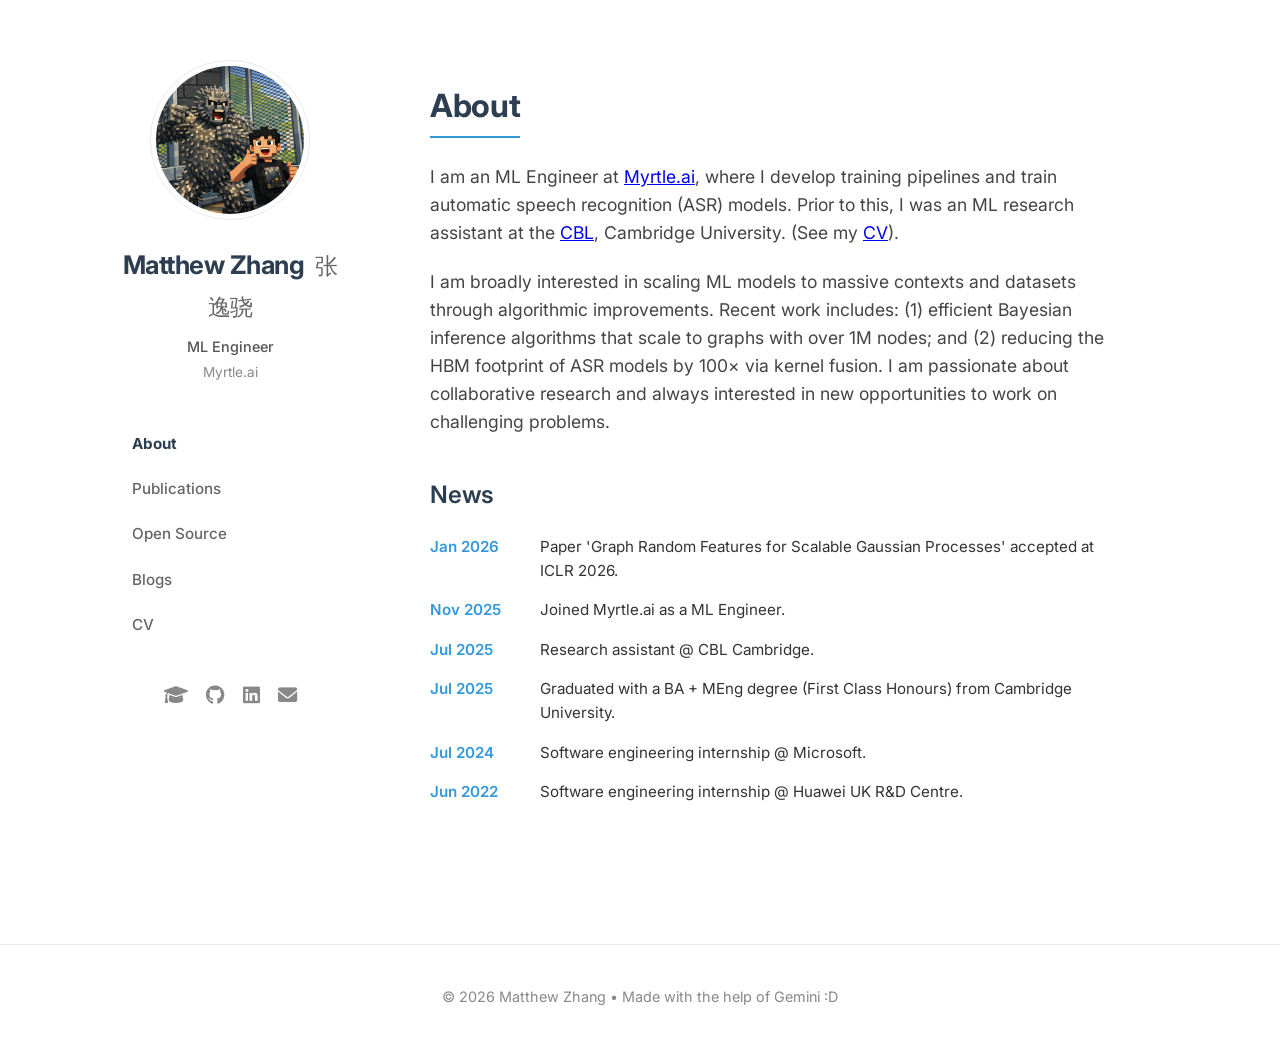
<file: index.html>
<!DOCTYPE html>
<html lang="en">
<head>
    <meta charset="UTF-8">
    <meta name="viewport" content="width=device-width, initial-scale=1.0">
    <title>About - Matthew Zhang</title>
    <link rel="stylesheet" href="styles.css">
    <link href="https://fonts.googleapis.com/css2?family=Inter:wght@300;400;500;600;700&display=swap" rel="stylesheet">
    <link rel="stylesheet" href="https://cdnjs.cloudflare.com/ajax/libs/font-awesome/6.0.0/css/all.min.css">
</head>
<body>
    <div class="wrapper">
        <!-- Sidebar -->
        <aside class="sidebar">
            <div class="sidebar-content">
                <div class="profile-photo-container">
                    <img src="files/Minecraft style.png" alt="Matthew Zhang" class="profile-photo">
                </div>
                <h1 class="name">Matthew Zhang <span class="chinese-name">张逸骁</span></h1>
                <p class="title">ML Engineer</p>
                <p class="affiliation">Myrtle.ai</p>

                <nav class="side-nav">
                    <ul>
                        <li><a href="index.html" class="active">About</a></li>
                        <li><a href="publications.html">Publications</a></li>
                        <li><a href="opensource.html">Open Source</a></li>
                        <li><a href="blogs.html">Blogs</a></li>
                        <li><a href="files/MATTHEWZHANG_CV_PhD_2027.pdf" target="_blank">CV</a></li>
                    </ul>
                </nav>

                <div class="sidebar-footer">
                    <div class="social-icons">
                        <a href="https://scholar.google.com/citations?user=HGTCp7sAAAAJ&hl=en" target="_blank" title="Google Scholar"><i class="fas fa-graduation-cap"></i></a>
                        <a href="https://github.com/MatthewZhang473" target="_blank" title="GitHub"><i class="fab fa-github"></i></a>
                        <a href="https://www.linkedin.com/in/matthew-zhang-cambridge/" target="_blank" title="LinkedIn"><i class="fab fa-linkedin"></i></a>
                        <a href="mailto:matthew.zhang473@gmail.com" title="Email"><i class="fas fa-envelope"></i></a>
                    </div>
                </div>
            </div>
        </aside>

        <!-- Main Content -->
        <main class="main-content">
            <section class="section">
                <h2>About</h2>
                <div class="about-content">
                    <p>
                        I am an ML Engineer at <a href="https://myrtle.ai/" target="_blank">Myrtle.ai</a>, where I develop training pipelines and train automatic speech recognition (ASR) models. Prior to this, I was an ML research assistant at the <a href="https://cbl.eng.cam.ac.uk/" target="_blank">CBL</a>, Cambridge University. (See my <a href="files/MATTHEWZHANG_CV_PhD_2027.pdf" target="_blank">CV</a>).
                    </p>
                    <p>
                        I am broadly interested in scaling ML models to massive contexts and datasets through algorithmic improvements. Recent work includes: (1) efficient Bayesian inference algorithms that scale to graphs with over 1M nodes; and (2) reducing the HBM footprint of ASR models by 100&times; via kernel fusion. I am passionate about collaborative research and always interested in new opportunities to work on challenging problems.
                    </p>
                </div>

                <h3>News</h3>
                <div class="news-list">
                    <div class="news-item">
                        <span class="date">Jan 2026</span>
                        <p>Paper 'Graph Random Features for Scalable Gaussian Processes' accepted at ICLR 2026.</p>
                    </div>
                    <div class="news-item">
                        <span class="date">Nov 2025</span>
                        <p>Joined Myrtle.ai as a ML Engineer.</p>
                    </div>
                    <div class="news-item">
                        <span class="date">Jul 2025</span>
                        <p>Research assistant @ CBL Cambridge.</p>
                    </div>
                    <div class="news-item">
                        <span class="date">Jul 2025</span>
                        <p>Graduated with a BA + MEng degree (First Class Honours) from Cambridge University.</p>
                    </div>
                    <div class="news-item">
                        <span class="date">Jul 2024</span>
                        <p>Software engineering internship @ Microsoft.</p>
                    </div>
                    <div class="news-item">
                        <span class="date">Jun 2022</span>
                        <p>Software engineering internship @ Huawei UK R&D Centre.</p>
                    </div>
                </div>
            </section>
        </main>
    </div>

    <footer class="footer">
        <p>&copy; 2026 Matthew Zhang &bull; Made with the help of Gemini :D</p>
    </footer>
    <script src="script.js"></script>
</body>
</html>
</file>
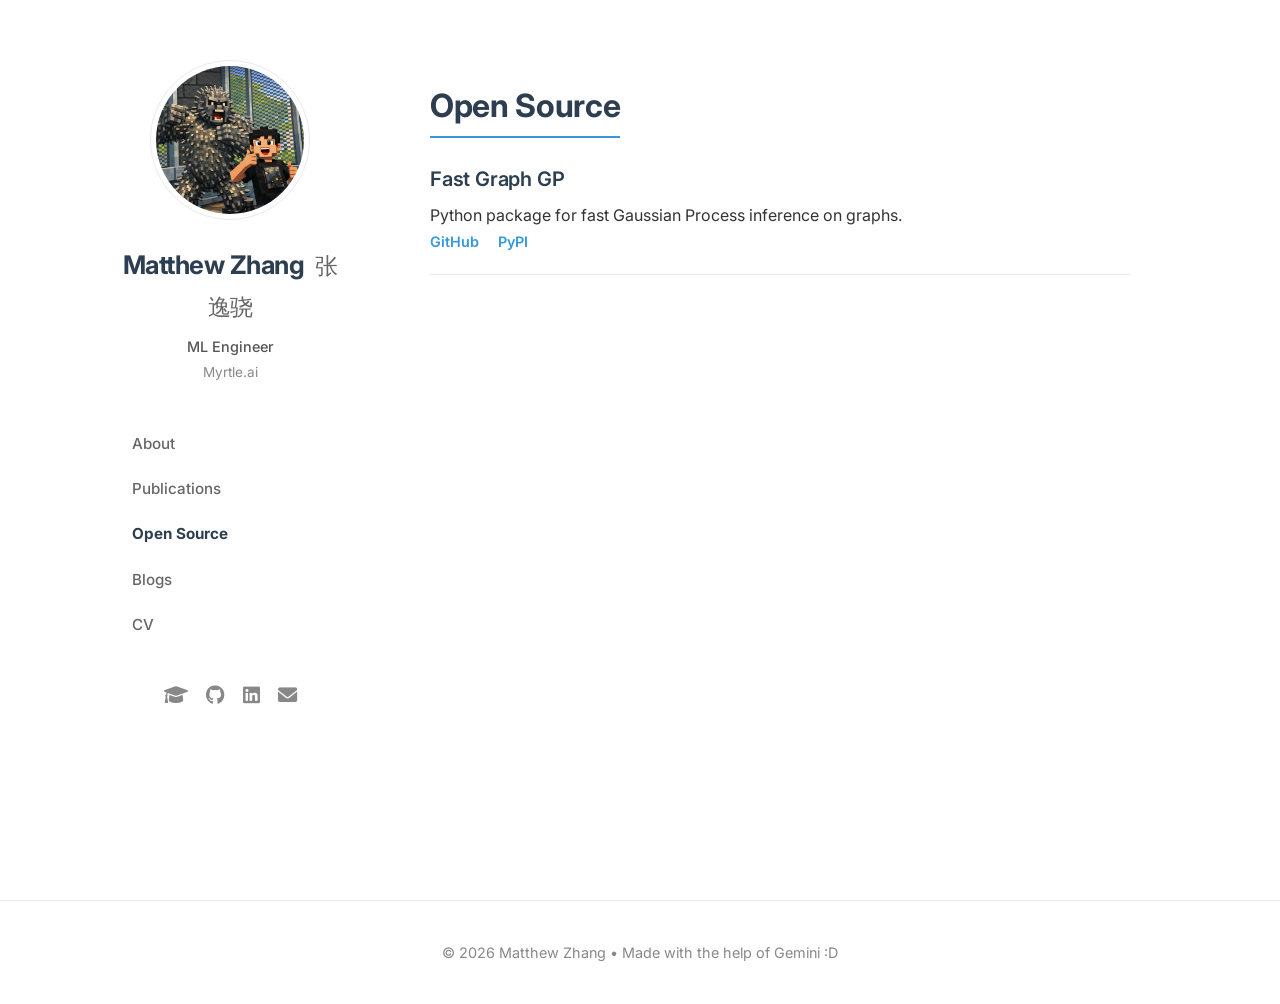
<file: opensource.html>
<!DOCTYPE html>
<html lang="en">
<head>
    <meta charset="UTF-8">
    <meta name="viewport" content="width=device-width, initial-scale=1.0">
    <title>Open Source - Matthew Zhang</title>
    <link rel="stylesheet" href="styles.css">
    <link href="https://fonts.googleapis.com/css2?family=Inter:wght@300;400;500;600;700&display=swap" rel="stylesheet">
    <link rel="stylesheet" href="https://cdnjs.cloudflare.com/ajax/libs/font-awesome/6.0.0/css/all.min.css">
</head>
<body>
    <div class="wrapper">
        <!-- Sidebar -->
        <aside class="sidebar">
            <div class="sidebar-content">
                <div class="profile-photo-container">
                    <img src="files/Minecraft style.png" alt="Matthew Zhang" class="profile-photo">
                </div>
                <h1 class="name">Matthew Zhang <span class="chinese-name">张逸骁</span></h1>
                <p class="title">ML Engineer</p>
                <p class="affiliation">Myrtle.ai</p>

                <nav class="side-nav">
                    <ul>
                        <li><a href="index.html">About</a></li>
                        <li><a href="publications.html">Publications</a></li>
                        <li><a href="opensource.html" class="active">Open Source</a></li>
                        <li><a href="blogs.html">Blogs</a></li>
                        <li><a href="files/MATTHEWZHANG_CV_PhD_2027.pdf" target="_blank">CV</a></li>
                    </ul>
                </nav>

                <div class="sidebar-footer">
                    <div class="social-icons">
                        <a href="https://scholar.google.com/citations?user=HGTCp7sAAAAJ&hl=en" target="_blank" title="Google Scholar"><i class="fas fa-graduation-cap"></i></a>
                        <a href="https://github.com/MatthewZhang473" target="_blank" title="GitHub"><i class="fab fa-github"></i></a>
                        <a href="https://www.linkedin.com/in/matthew-zhang-cambridge/" target="_blank" title="LinkedIn"><i class="fab fa-linkedin"></i></a>
                        <a href="mailto:matthew.zhang473@gmail.com" title="Email"><i class="fas fa-envelope"></i></a>
                    </div>
                </div>
            </div>
        </aside>

        <!-- Main Content -->
        <main class="main-content">
            <section class="section">
                <h2>Open Source</h2>
                <div class="publication-list">
                    <div class="publication-item">
                        <h3>Fast Graph GP</h3>
                        <p class="description">Python package for fast Gaussian Process inference on graphs.</p>
                        <div class="pub-links">
                            <a href="https://github.com/MatthewZhang473/Fast-Graph-GP" target="_blank">GitHub</a>
                            <a href="https://pypi.org/project/fast-graph-gp/" target="_blank">PyPI</a>
                        </div>
                    </div>
                </div>
            </section>
        </main>
    </div>

    <footer class="footer">
        <p>&copy; 2026 Matthew Zhang &bull; Made with the help of Gemini :D</p>
    </footer>
    <script src="script.js"></script>
</body>
</html>
</file>
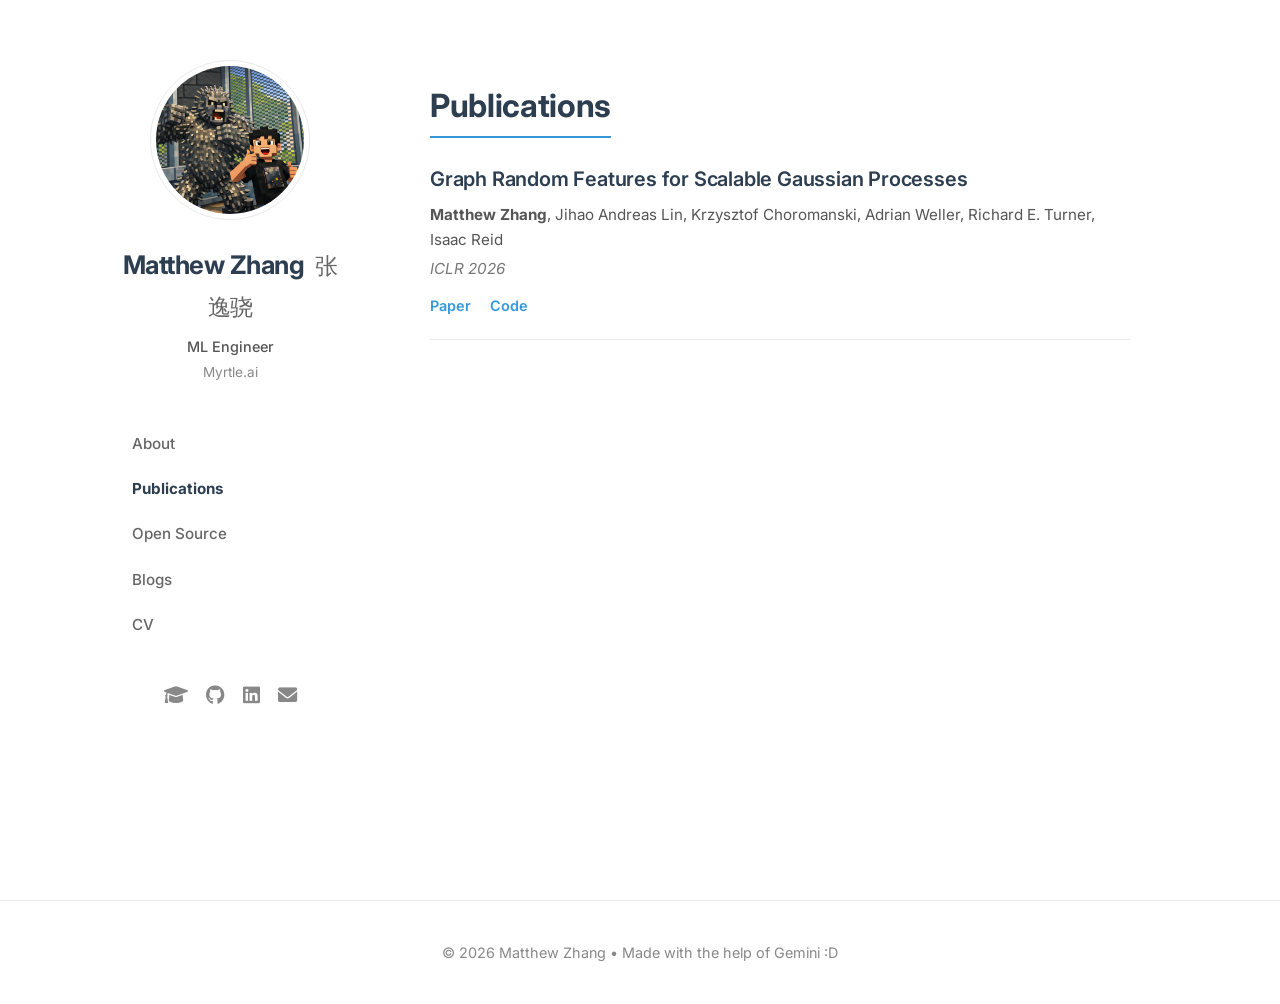
<file: publications.html>
<!DOCTYPE html>
<html lang="en">
<head>
    <meta charset="UTF-8">
    <meta name="viewport" content="width=device-width, initial-scale=1.0">
    <title>Publications - Matthew Zhang</title>
    <link rel="stylesheet" href="styles.css">
    <link href="https://fonts.googleapis.com/css2?family=Inter:wght@300;400;500;600;700&display=swap" rel="stylesheet">
    <link rel="stylesheet" href="https://cdnjs.cloudflare.com/ajax/libs/font-awesome/6.0.0/css/all.min.css">
</head>
<body>
    <div class="wrapper">
        <!-- Sidebar -->
        <aside class="sidebar">
            <div class="sidebar-content">
                <div class="profile-photo-container">
                    <img src="files/Minecraft style.png" alt="Matthew Zhang" class="profile-photo">
                </div>
                <h1 class="name">Matthew Zhang <span class="chinese-name">张逸骁</span></h1>
                <p class="title">ML Engineer</p>
                <p class="affiliation">Myrtle.ai</p>

                <nav class="side-nav">
                    <ul>
                        <li><a href="index.html">About</a></li>
                        <li><a href="publications.html" class="active">Publications</a></li>
                        <li><a href="opensource.html">Open Source</a></li>
                        <li><a href="blogs.html">Blogs</a></li>
                        <li><a href="files/MATTHEWZHANG_CV_PhD_2027.pdf" target="_blank">CV</a></li>
                    </ul>
                </nav>

                <div class="sidebar-footer">
                    <div class="social-icons">
                        <a href="https://scholar.google.com/citations?user=HGTCp7sAAAAJ&hl=en" target="_blank" title="Google Scholar"><i class="fas fa-graduation-cap"></i></a>
                        <a href="https://github.com/MatthewZhang473" target="_blank" title="GitHub"><i class="fab fa-github"></i></a>
                        <a href="https://www.linkedin.com/in/matthew-zhang-cambridge/" target="_blank" title="LinkedIn"><i class="fab fa-linkedin"></i></a>
                        <a href="mailto:matthew.zhang473@gmail.com" title="Email"><i class="fas fa-envelope"></i></a>
                    </div>
                </div>
            </div>
        </aside>

        <!-- Main Content -->
        <main class="main-content">
            <section class="section">
                <h2>Publications</h2>
                <div class="publication-list">
                    <div class="publication-item">
                        <h3>Graph Random Features for Scalable Gaussian Processes</h3>
                        <p class="authors"><strong>Matthew Zhang</strong>, Jihao Andreas Lin, Krzysztof Choromanski, Adrian Weller, Richard E. Turner, Isaac Reid</p>
                        <p class="venue">ICLR 2026</p>
                        <div class="pub-links">
                            <a href="https://arxiv.org/pdf/2509.03691" target="_blank">Paper</a>
                            <a href="https://github.com/MatthewZhang473/Efficient-Gaussian-Process-on-Graphs" target="_blank">Code</a>
                        </div>
                    </div>
                </div>
            </section>
        </main>
    </div>

    <footer class="footer">
        <p>&copy; 2026 Matthew Zhang &bull; Made with the help of Gemini :D</p>
    </footer>
    <script src="script.js"></script>
</body>
</html>
</file>
<file: styles.css>
/* Academic Sidebar Theme */

:root {
    --primary-color: #2c3e50;
    --accent-color: #3498db;
    --text-color: #333;
    --bg-color: #ffffff;
    --sidebar-bg: #ffffff;
    --border-color: #eaeaea;
    --font-main: 'Inter', -apple-system, BlinkMacSystemFont, 'Segoe UI', Roboto, sans-serif;
}

* {
    margin: 0;
    padding: 0;
    box-sizing: border-box;
}

body {
    font-family: var(--font-main);
    color: var(--text-color);
    background-color: var(--bg-color);
    line-height: 1.6;
}

/* Layout Wrapper */
.wrapper {
    display: flex;
    max-width: 1100px;
    margin: 0 auto;
    min-height: 100vh;
}

/* Sidebar Styling */
.sidebar {
    width: 280px;
    background-color: var(--sidebar-bg);
    border-right: none;
    padding: 60px 30px;
    position: sticky;
    top: 0;
    height: 100vh;
    display: flex;
    flex-direction: column;
}

.sidebar-content {
    flex: 1;
}

.profile-photo-container {
    width: 160px;
    height: 160px;
    margin: 0 auto 25px;
    border-radius: 50%;
    overflow: hidden;
    border: 1px solid var(--border-color);
    background-color: white;
    padding: 5px;
}

.profile-photo {
    width: 100%;
    height: 100%;
    object-fit: cover;
    border-radius: 50%;
}

.sidebar h1.name {
    font-size: 1.6em;
    font-weight: 700;
    text-align: center;
    margin-bottom: 8px;
    color: var(--primary-color);
    letter-spacing: -0.02em;
}

.chinese-name {
    font-weight: 400;
    font-size: 0.9em;
    margin-left: 5px;
    color: #666;
}

.sidebar .title {
    text-align: center;
    font-weight: 500;
    font-size: 0.9em;
    color: #555;
    margin-bottom: 4px;
}

.sidebar .affiliation {
    text-align: center;
    font-size: 0.85em;
    font-weight: 400;
    color: #888;
    margin-bottom: 40px;
}

/* Side Nav */
.side-nav ul {
    list-style: none;
    margin-top: 10px;
}

.side-nav li {
    margin-bottom: 5px;
}

.side-nav a {
    text-decoration: none;
    color: #666;
    font-weight: 500;
    display: block;
    padding: 8px 12px;
    border-radius: 6px;
    transition: all 0.2s ease;
    font-size: 0.95em;
}

.side-nav a:hover {
    color: var(--accent-color);
    background-color: #f0f0f0;
}

.side-nav a.active {
    color: var(--primary-color);
    font-weight: 700;
    background-color: transparent;
}

/* Sidebar Footer */
.sidebar-footer {
    margin-top: auto;
    text-align: center;
    padding-top: 30px;
}

.social-icons {
    font-size: 1.2em;
    display: flex;
    justify-content: center;
    gap: 18px;
    margin-bottom: 5px;
}

.social-icons a {
    color: #888;
    text-decoration: none;
    transition: color 0.2s ease;
}

.social-icons a:hover {
    color: var(--accent-color);
}

/* Main Content Styling */
.main-content {
    flex: 1;
    padding: 80px 60px;
    background-color: white;
}

.section {
    margin-bottom: 60px;
    max-width: 800px;
}

.section h2 {
    font-size: 2em;
    font-weight: 700;
    color: var(--primary-color);
    margin-bottom: 25px;
    border-bottom: 2px solid var(--accent-color);
    padding-bottom: 5px;
    display: inline-block;
    letter-spacing: -0.01em;
}

.section h3 {
    font-size: 1.5em;
    font-weight: 600;
    color: var(--primary-color);
    margin: 40px 0 20px;
    letter-spacing: -0.01em;
}

.about-content p {
    margin-bottom: 20px;
    font-size: 1.1em;
    color: #444;
}

/* News List */
.news-item {
    display: flex;
    gap: 20px;
    margin-bottom: 15px;
    font-size: 0.95em;
}

.news-item .date {
    font-weight: 600;
    color: var(--accent-color);
    min-width: 90px;
}

/* Publication List */
.publication-item {
    margin-bottom: 30px;
    padding-bottom: 20px;
    border-bottom: 1px solid var(--border-color);
}

.publication-item h3 {
    font-size: 1.25em;
    margin: 0 0 8px;
    font-weight: 600;
    color: var(--primary-color);
}

.publication-item .authors {
    font-size: 0.95em;
    color: #555;
    margin-bottom: 5px;
}

.publication-item .venue {
    font-size: 0.95em;
    font-style: italic;
    color: #777;
    margin-bottom: 12px;
}

.pub-links a {
    color: var(--accent-color);
    text-decoration: none;
    font-size: 0.9em;
    margin-right: 15px;
    font-weight: 600;
}

.pub-links a:hover {
    text-decoration: underline;
}

/* Blogs Section */
.blog-preview-item {
    margin-bottom: 30px;
}

.blog-preview-item h3 {
    margin-bottom: 8px;
}

.blog-preview-item h3 a {
    color: var(--primary-color);
    text-decoration: none;
    font-weight: 600;
}

.blog-preview-item h3 a:hover {
    color: var(--accent-color);
}

.blog-preview-item .date {
    font-size: 0.85em;
    color: #888;
    margin-bottom: 10px;
}

.blog-preview-item .excerpt {
    color: #555;
}

.blog-header-actions {
    display: flex;
    justify-content: space-between;
    align-items: center;
    margin-bottom: 26px;
    max-width: 1100px;
}

.blog-reading-layout {
    display: grid;
    grid-template-columns: 200px minmax(0, 720px);
    gap: 42px;
    align-items: start;
    max-width: 1100px;
}

.blog-toc {
    position: sticky;
    top: 28px;
    padding-top: 8px;
}

.blog-toc-title {
    margin: 0 0 14px;
    font-size: 0.68em;
    font-weight: 700;
    letter-spacing: 0.08em;
    text-transform: uppercase;
    color: #7a8a99;
}

.blog-toc-list {
    list-style: none;
    margin: 0;
    padding: 0 0 0 14px;
    border-left: 1px solid #e5ebf0;
}

.blog-toc-list li {
    margin: 0;
}

.blog-toc-list li + li {
    margin-top: 10px;
}

.blog-toc-list a {
    display: block;
    margin-left: -15px;
    padding-left: 14px;
    border-left: 2px solid transparent;
    color: #7a8a99;
    text-decoration: none;
    font-size: 0.8em;
    line-height: 1.35;
    transition: color 0.2s ease, border-color 0.2s ease;
}

.blog-toc-list a:hover,
.blog-toc-list a.active {
    color: var(--primary-color);
    border-left-color: var(--accent-color);
}

.blog-toc-list .toc-h3 a {
    padding-left: 28px;
    font-size: 0.74em;
}

.language-toggle {
    display: flex;
    gap: 0;
    border: 1px solid var(--border-color);
    border-radius: 6px;
    overflow: hidden;
}

.lang-btn {
    background: white;
    border: none;
    padding: 5px 12px;
    font-size: 0.85em;
    font-weight: 600;
    cursor: pointer;
    color: #888;
    transition: all 0.2s;
}

.lang-btn:hover {
    background: #f5f5f5;
}

.lang-btn.active {
    background: var(--accent-color);
    color: white;
}

.back-button {
    background: none;
    border: 1px solid var(--accent-color);
    color: var(--accent-color);
    padding: 8px 15px;
    border-radius: 5px;
    cursor: pointer;
    font-weight: 600;
}

.back-button:hover {
    background-color: var(--accent-color);
    color: white;
}

/* Standard Markdown Styling (GitHub Style) */
.markdown-body {
    box-sizing: border-box;
    width: 100%;
    min-width: 0;
    max-width: 720px;
    margin: 0;
    padding: 0;
    background-color: transparent;
    font-family: var(--font-main) !important;
    font-size: 16px;
    line-height: 1.75;
}

.markdown-body h1 {
    font-size: 2.55em;
    line-height: 1.12;
    margin-bottom: 0.7em;
    color: var(--primary-color);
    letter-spacing: -0.035em;
}

.markdown-body h2,
.markdown-body h3 {
    scroll-margin-top: 24px;
}

.markdown-body h2 {
    margin-top: 2.6em;
    margin-bottom: 0.75em;
    font-size: 1.55em;
    font-weight: 700;
    border-bottom: none;
}

.markdown-body h3 {
    margin-top: 1.9em;
    margin-bottom: 0.65em;
    font-size: 1.18em;
    font-weight: 500;
}

.markdown-body p,
.markdown-body li {
    color: #43515e;
}

.markdown-body strong {
    color: #2f3f50;
}

.markdown-body a {
    color: #1c6fa8;
    text-decoration-thickness: 0.08em;
    text-underline-offset: 0.14em;
}

.markdown-body blockquote {
    margin: 1.6rem 0;
    padding: 0.2rem 0 0.2rem 1rem;
    border-left: 3px solid #d4e0ea;
    color: #5a6978;
    background: transparent;
}

.markdown-body table {
    display: table;
    width: 100%;
    margin: 1.8rem 0;
    border-collapse: collapse;
    font-size: 0.93em;
}

.markdown-body th,
.markdown-body td {
    padding: 10px 12px;
    border: 1px solid #e6edf2;
}

.markdown-body thead th {
    background: #f7fafc;
}

.markdown-body pre {
    border-radius: 10px;
    padding: 18px;
}

.markdown-body img {
    border-radius: 10px;
}

.anchored-heading {
    position: relative;
}

.heading-anchor {
    color: #b7c2cc;
    text-decoration: none;
    margin-left: 8px;
    opacity: 0;
    transition: opacity 0.2s ease, color 0.2s ease;
}

.anchored-heading:hover .heading-anchor {
    opacity: 1;
}

.heading-anchor:hover {
    color: var(--accent-color);
}

.reference-list {
    margin-top: 1.2rem;
    padding-left: 0 !important;
    list-style: none !important;
}

.reference-item {
    position: relative;
    margin-bottom: 14px;
    padding-left: 42px;
    color: #556372;
}

.reference-item::before {
    content: "[" attr(data-reference-number) "]";
    position: absolute;
    left: 0;
    top: 0;
    font-weight: 600;
    color: #6b7d8f;
}

.reference-item p {
    margin: 0;
}

@media (max-width: 767px) {
    .blog-reading-layout {
        grid-template-columns: 1fr;
        gap: 18px;
    }

    .blog-toc {
        position: static;
        padding-top: 0;
    }

    .blog-toc-list {
        border-left: none;
        padding-left: 0;
    }

    .blog-toc-list a,
    .blog-toc-list .toc-h3 a {
        margin-left: 0;
        padding-left: 0;
        border-left: none;
    }

    .markdown-body {
        font-size: 15px;
    }

    .markdown-body h1 {
        font-size: 2em;
    }
}

/* Ensure sidebar fonts don't get overridden by library */
.sidebar, .footer {
    font-family: var(--font-main);
}

/* Footer */
.footer {
    text-align: center;
    padding: 40px;
    background-color: var(--bg-color);
    color: #888;
    font-size: 0.9em;
    border-top: 1px solid var(--border-color);
}

/* Resource Card for Blog Posts */
.resource-card {
    display: flex;
    align-items: center;
    background-color: #f8f9fa;
    border-left: 4px solid var(--accent-color);
    padding: 20px;
    margin: 25px 0;
    border-radius: 4px;
    gap: 20px;
    box-shadow: 0 2px 5px rgba(0,0,0,0.05);
    text-decoration: none !important;
    transition: all 0.3s ease;
    cursor: pointer;
}

.resource-card:hover {
    background-color: #edf2f7;
    transform: translateY(-3px);
    box-shadow: 0 6px 15px rgba(0,0,0,0.1);
}

.resource-icon {
    font-size: 2.2em;
    color: var(--accent-color);
    min-width: 50px;
    text-align: center;
}

.resource-info {
    flex: 1;
}

.resource-title {
    margin: 0 0 5px 0 !important;
    font-size: 1.1em !important;
    font-weight: 600 !important;
    color: var(--primary-color);
}

.resource-description {
    margin: 0 !important;
    font-size: 0.9em;
    color: #666;
    line-height: 1.4;
}

/* Add a chevron icon on the right */
.resource-card::after {
    content: "\f054"; /* FontAwesome chevron-right */
    font-family: "Font Awesome 6 Free";
    font-weight: 900;
    color: #cbd5e0;
    margin-left: 10px;
    transition: all 0.3s ease;
}

.resource-card:hover::after {
    color: var(--accent-color);
    transform: translateX(5px);
}

@media (max-width: 600px) {
    .resource-card {
        padding: 20px 15px;
    }
    .resource-card::after {
        display: none;
    }
}

/* Responsive */
@media (max-width: 900px) {
    .wrapper {
        flex-direction: column;
    }
    
    .sidebar {
        width: 100%;
        height: auto;
        position: relative;
        padding: 40px 20px 20px;
        border-right: none;
        border-bottom: 1px solid var(--border-color);
    }

    .sidebar-content {
        display: flex;
        flex-direction: column;
        align-items: center;
    }

    .profile-photo-container {
        width: 100px;
        height: 100px;
        margin-bottom: 15px;
    }

    .sidebar h1.name {
        font-size: 1.5em;
    }

    .sidebar .affiliation {
        margin-bottom: 20px;
    }

    .side-nav {
        width: 100%;
    }

    .side-nav ul {
        display: flex;
        justify-content: center;
        flex-wrap: wrap;
        gap: 5px;
    }

    .side-nav li {
        margin-bottom: 0;
    }

    .side-nav a {
        padding: 6px 12px;
        font-size: 0.9em;
    }

    .sidebar-footer {
        margin-top: 20px;
        padding-top: 15px;
        border-top: 1px solid #f5f5f5;
        width: 100%;
    }

    .main-content {
        padding: 40px 20px;
    }

    .blog-header-actions,
    .blog-reading-layout {
        max-width: none;
    }
}
</file>
